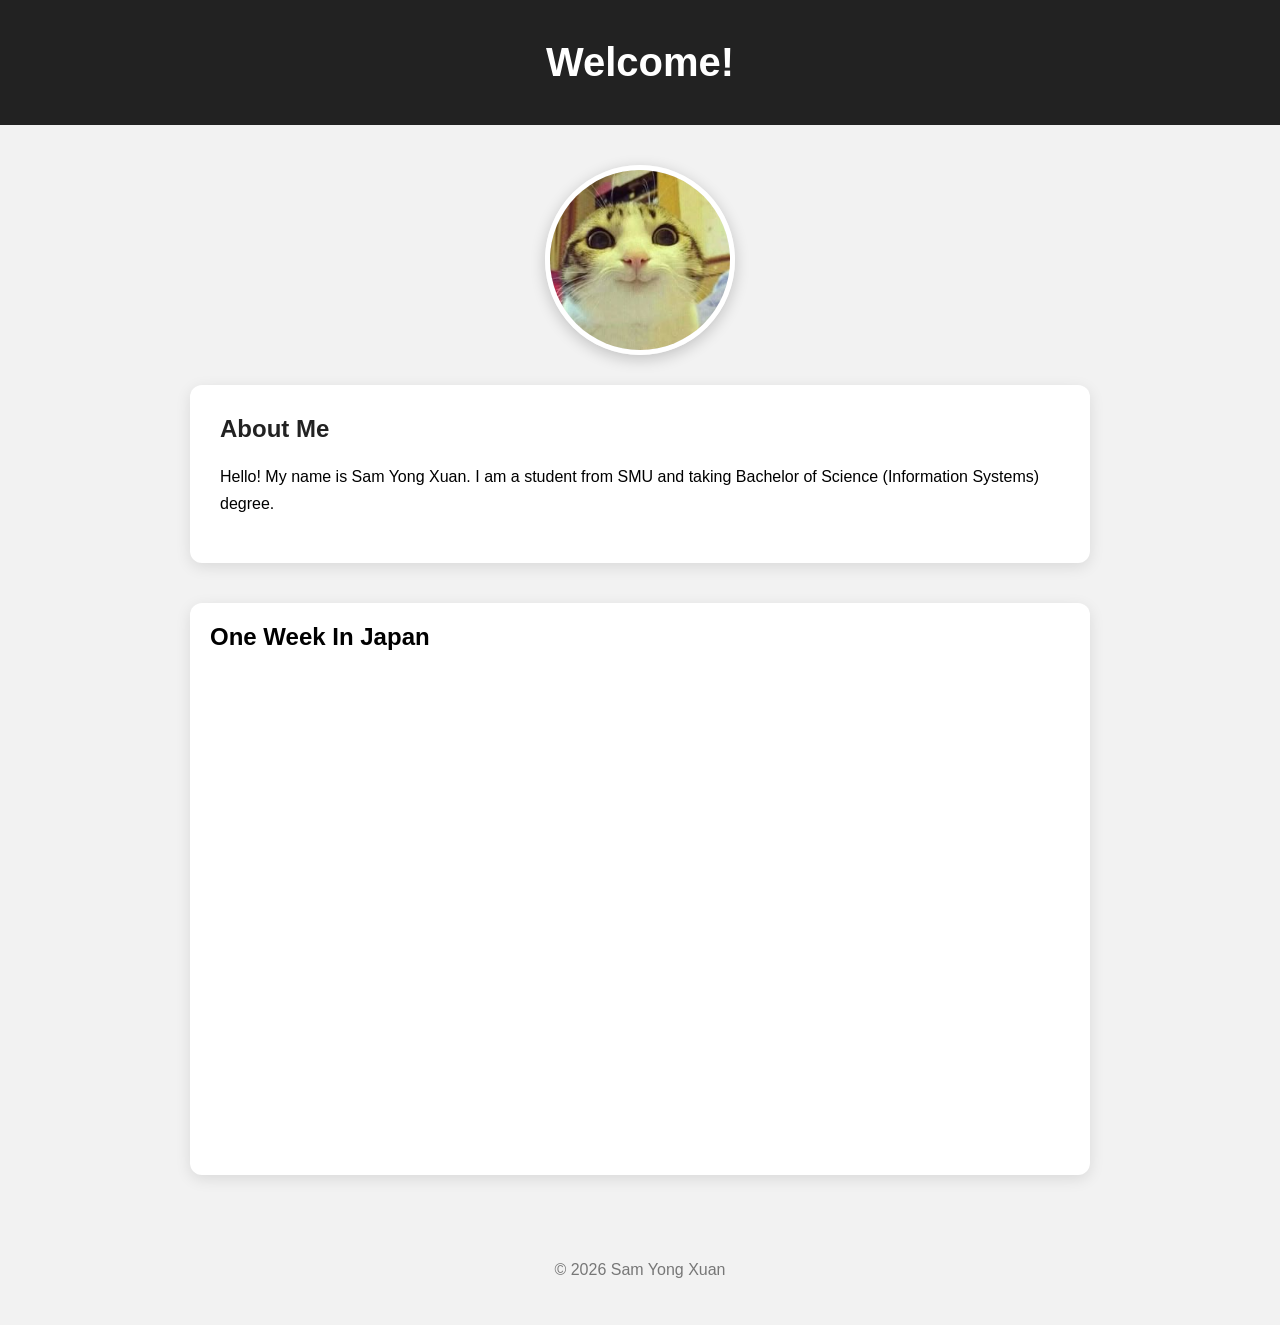
<file: index.html>
<!DOCTYPE html>
<html lang="en">
<head>
    <meta charset="UTF-8">
    <meta name="viewport" content="width=device-width, initial-scale=1.0">
    <title>My Personal Website</title>

    <style>
        body {
            margin: 0;
            font-family:'Gill Sans', 'Gill Sans MT', Calibri, 'Trebuchet MS', sans-serif;
            background-color: #f2f2f2;
        }

        header {
            background: #222;
            color: white;
            text-align: center;
            padding: 40px 20px;
        }

        header h1 {
            margin: 0;
            font-size: 40px;
        }

        header p {
            margin-top: 10px;
            color: #ccc;
        }

        .container {
            max-width: 900px;
            margin: 40px auto;
            padding: 0 20px;
        }

        .photo {
            display: block;
            width: 180px;
            height: 180px;
            object-fit: cover;
            border-radius: 50%;
            margin: 0 auto 30px;
            border: 5px solid white;
            box-shadow: 0 4px 15px rgba(0,0,0,0.2);
        }

        .bio-box {
            background: white;
            padding: 30px;
            border-radius: 12px;
            box-shadow: 0 4px 15px rgba(0,0,0,0.1);
            margin-bottom: 40px;
        }

        .bio-box h2 {
            margin-top: 0;
            color: #222;
        }

        .bio-box p {
            line-height: 1.7;
        }

        .video {
            background: white;
            padding: 20px;
            border-radius: 12px;
            box-shadow: 0 4px 15px rgba(0,0,0,0.1);
        }

        .video   h2 {
            margin-top: 0;
        }

        .video-container {
            position: relative;
            width: 100%;
            padding-bottom: 56.25%;
            height: 0;
            overflow: hidden;
            border-radius: 8px;
        }

        .video-container iframe {
            position: absolute;
            top: 0;
            left: 0;
            width: 100%;
            height: 100%;
            border: 0;
        }

        footer {
            text-align: center;
            padding: 30px;
            color: #777;
        }
        
    </style>
</head>

<body>

    <header>
        <h1>Welcome!</h1>
    </header>

    <main class="container">

        <img src="cat.jpg" class="photo">

        <section class="bio-box">
            <h2>About Me</h2>

            <p>
                Hello! My name is Sam Yong Xuan. I am a student from SMU and taking Bachelor of Science (Information Systems) degree.   
            </p>

        </section>

        <section class="video">
            <h2>One Week In Japan</h2>

            <div class="video-container">
                <iframe
                    src="https://www.youtube.com/embed/yXzbdP6viHo?autoplay=1&mute=1"
                    allow="autoplay; encrypted-media"
                    allowfullscreen>
                </iframe>
            </div>
        </section>

    </main>

    <footer>
        <p>© 2026 Sam Yong Xuan</p>
    </footer>

</body>
</html>
</file>
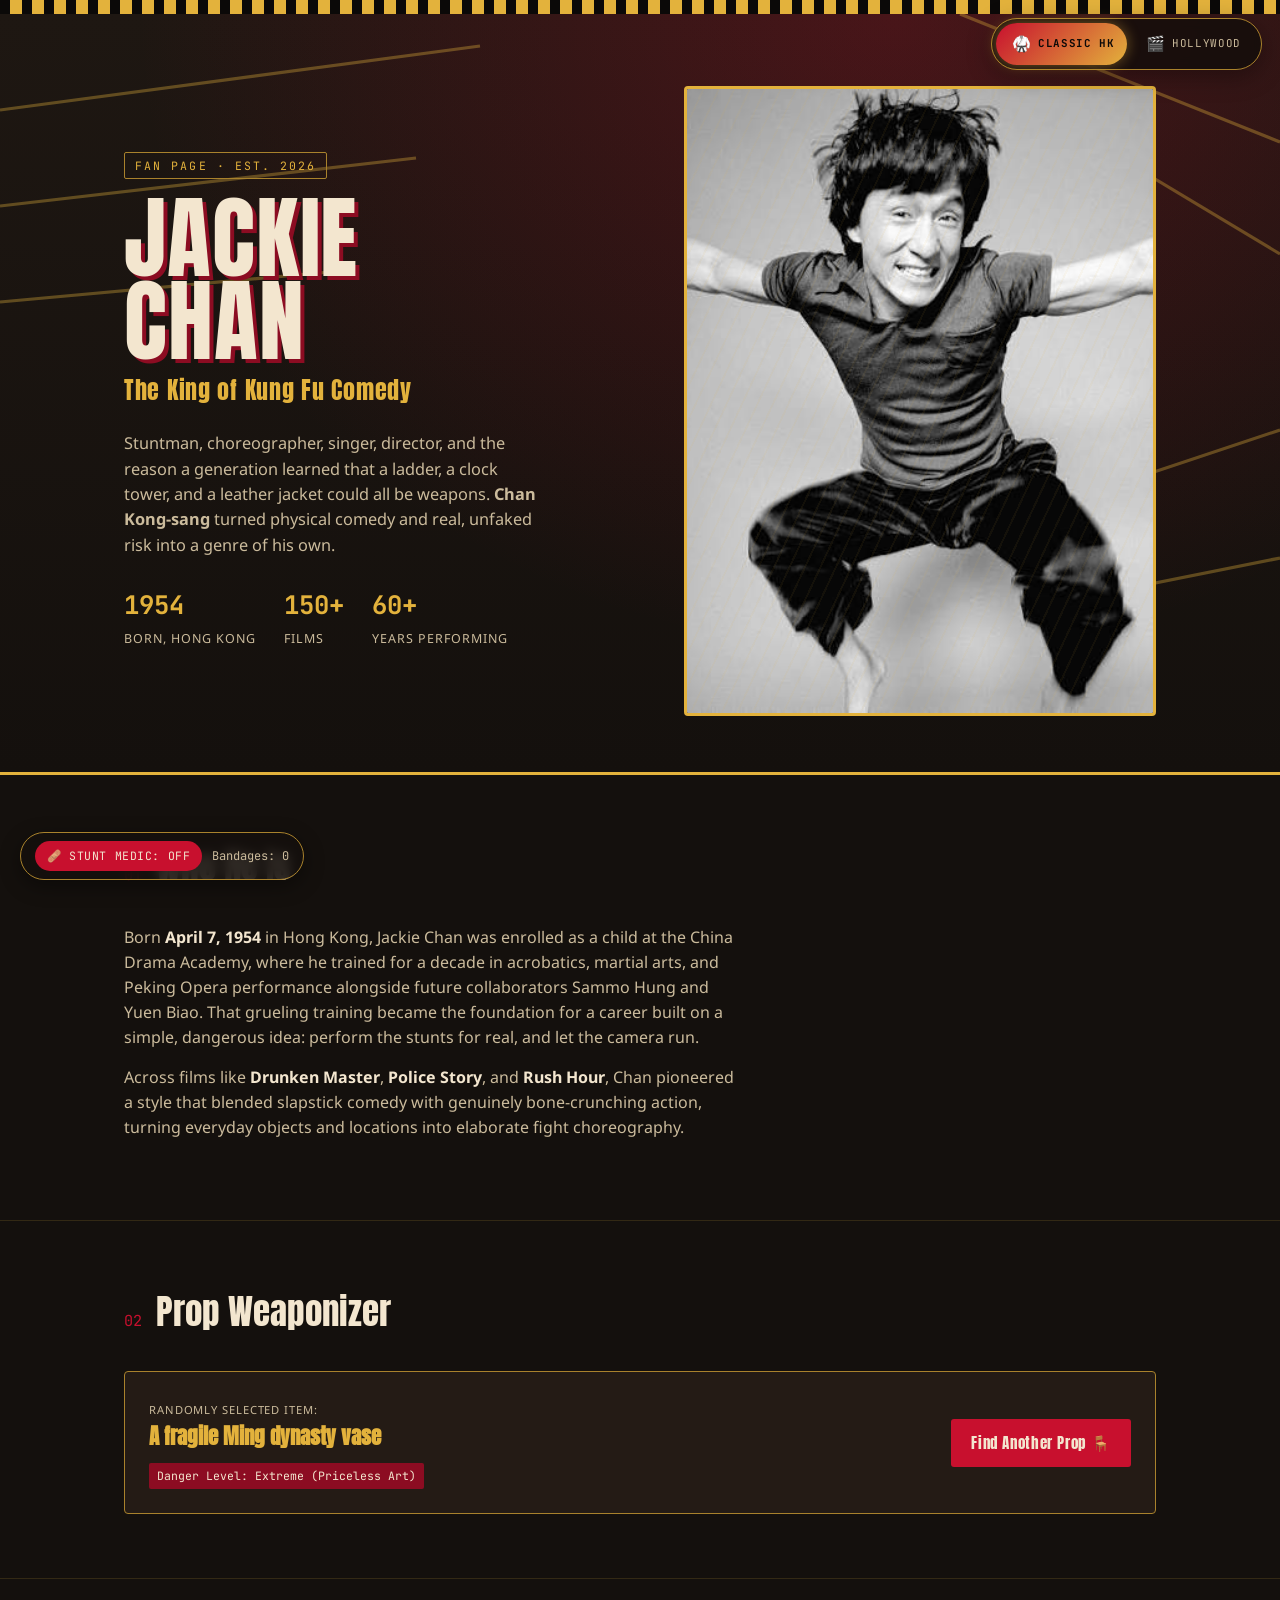
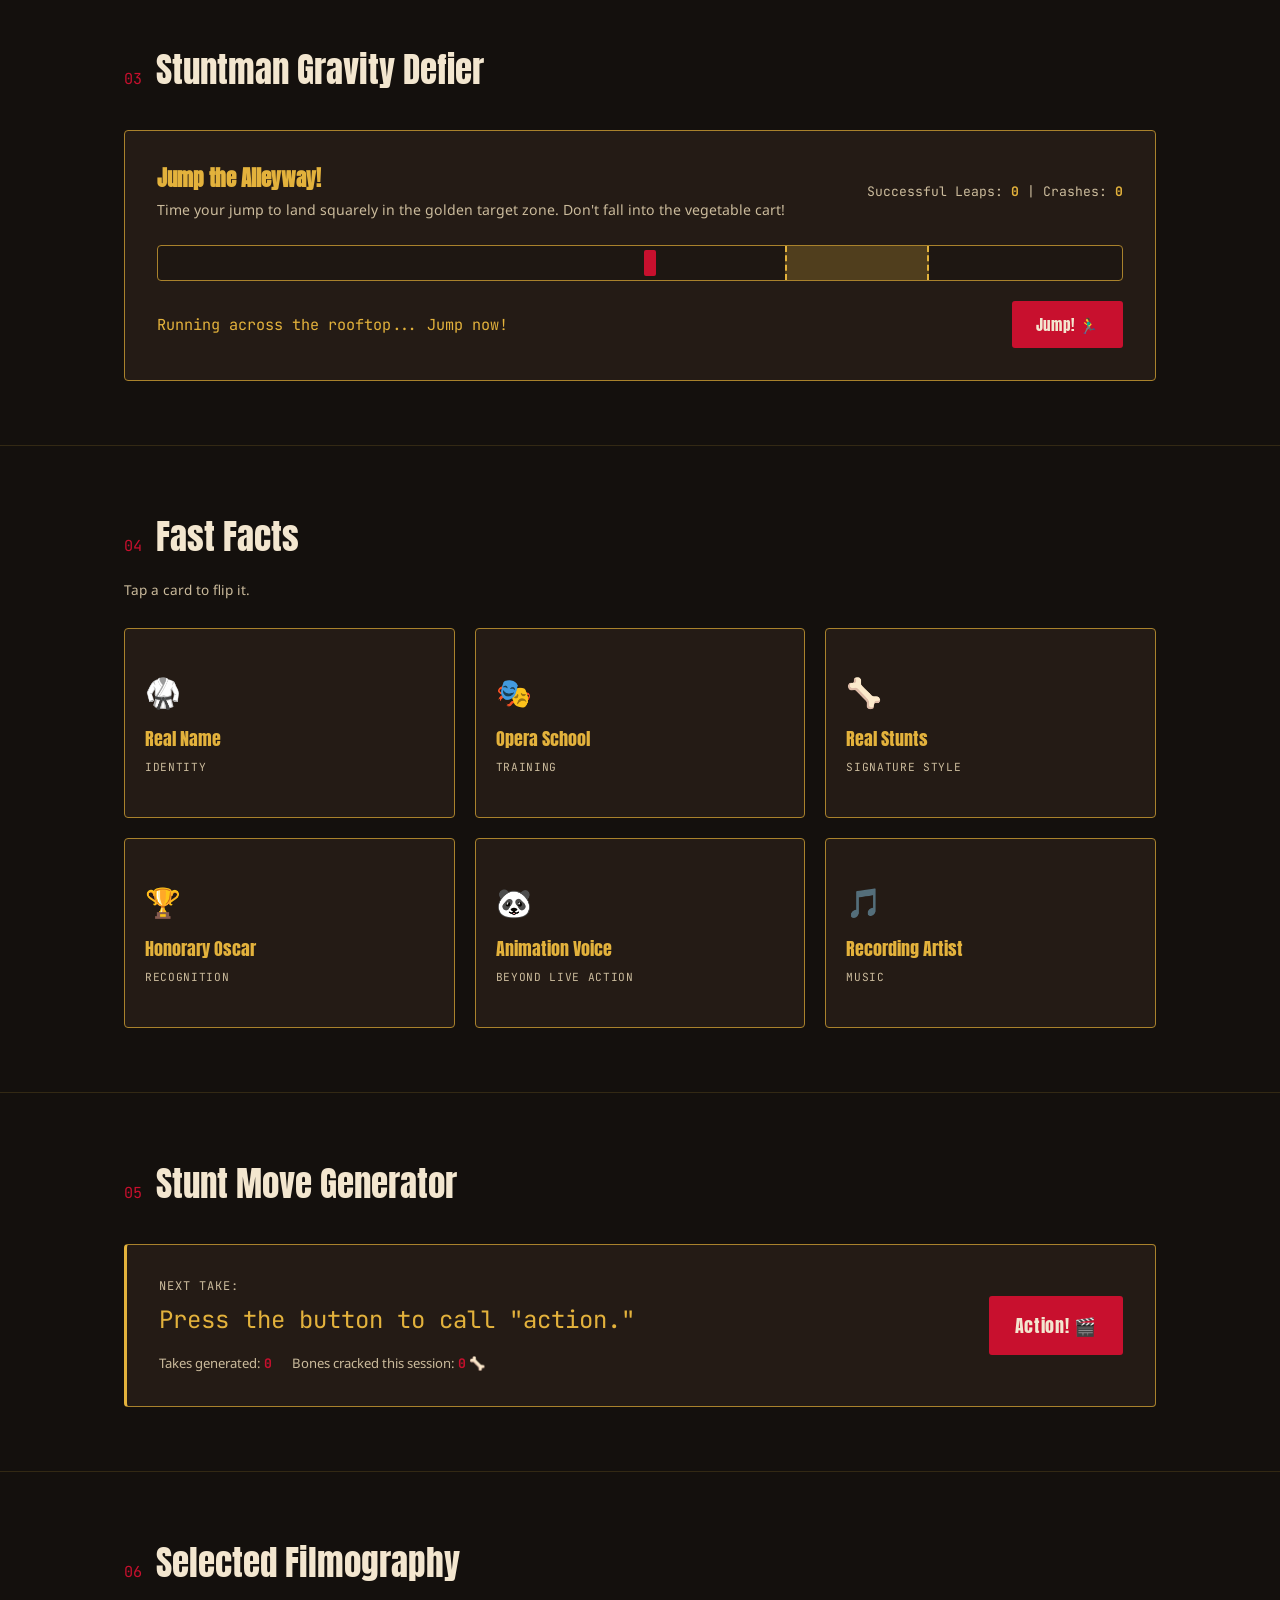
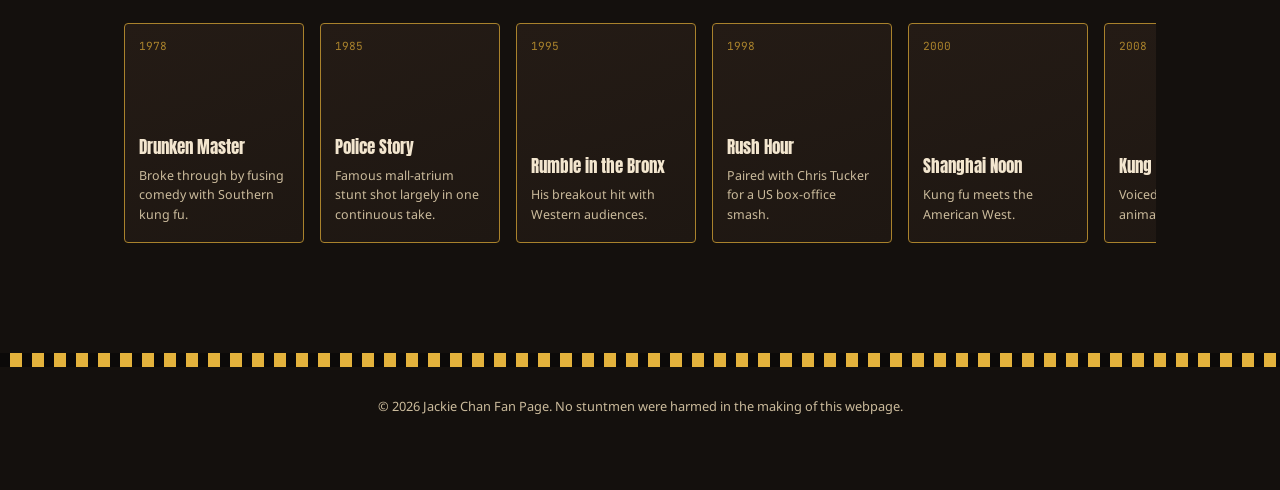
<file: fanpage.html>
<!DOCTYPE html>
<html lang="en">
<head>
<meta charset="UTF-8">
<meta name="viewport" content="width=device-width, initial-scale=1.0">
<title>Jackie Chan | Fan Page</title>
<link rel="preconnect" href="https://fonts.googleapis.com">
<link rel="preconnect" href="https://fonts.gstatic.com" crossorigin>
<link href="https://fonts.googleapis.com/css2?family=Anton&family=JetBrains+Mono:wght@500;700&family=Noto+Sans:wght@400;600;700&display=swap" rel="stylesheet">
<style>
  /* ===========================================================
     TOKENS
     =========================================================== */
  :root{
    --ink:        #0b0908;
    --bg:         #14100d;
    --bg-alt:     #1e1712;
    --panel:      #241b15;
    --red:        #c8102e;
    --red-deep:   #8c0c22;
    --gold:       #e3b23c;
    --gold-dim:   #a9822c;
    --cream:      #f3e6cf;
    --cream-dim:  #cbbb9c;

    --font-display: 'Anton', sans-serif;
    --font-body:    'Noto Sans', sans-serif;
    --font-mono:    'JetBrains Mono', monospace;

    --edge: 3px solid var(--gold);
  }

  [data-era="hollywood"]{
    --bg:         #101318;
    --bg-alt:     #171c24;
    --panel:      #1c222c;
    --red:        #d94a2b;
    --red-deep:   #9c331d;
    --gold:       #6fc7d9;
    --gold-dim:   #4a93a3;
    --cream:      #eef3f6;
    --cream-dim:  #a9bac4;
  }

  *{ box-sizing: border-box; }
  html{ scroll-behavior: smooth; }

  body{
    margin: 0;
    background: var(--bg);
    color: var(--cream);
    font-family: var(--font-body);
    line-height: 1.55;
    transition: background .5s ease, color .5s ease;
    overflow-x: hidden;
  }

  a{ color: inherit; }
  img, svg{ display:block; max-width:100%; }

  :focus-visible{
    outline: 3px solid var(--gold);
    outline-offset: 3px;
  }

  .wrap{
    max-width: 1080px;
    margin: 0 auto;
    padding: 0 24px;
  }

  /* ===========================================================
     SCREEN SHAKE ANIMATION
     =========================================================== */
  @keyframes shake {
    0% { transform: translate(1px, 1px) rotate(0deg); }
    20% { transform: translate(-4px, 1px) rotate(-1deg); }
    40% { transform: translate(2px, -2px) rotate(1deg); }
    60% { transform: translate(-2px, 3px) rotate(0deg); }
    80% { transform: translate(4px, -1px) rotate(-1deg); }
    100% { transform: translate(0, 0) rotate(0deg); }
  }
  .shake-it {
    animation: shake 0.35s ease-in-out;
  }

  /* ===========================================================
     FILM-STRIP TOP BAR
     =========================================================== */
  .filmstrip{
    height: 14px;
    width: 100%;
    background:
      repeating-linear-gradient(90deg,
        var(--ink) 0 10px,
        transparent 10px 22px);
    background-color: var(--gold);
  }

  /* ===========================================================
     HERO / POSTER BANNER
     =========================================================== */
  .hero{
    position: relative;
    padding: 72px 0 56px;
    background:
      radial-gradient(ellipse at 70% 0%, rgba(200,16,46,.25), transparent 60%),
      linear-gradient(180deg, var(--bg-alt), var(--bg));
    overflow: hidden;
    border-bottom: var(--edge);
  }

  .action-lines{
    position:absolute;
    inset:0;
    z-index:0;
    opacity:.35;
    pointer-events:none;
  }

  .hero-grid{
    position:relative;
    z-index:1;
    display:grid;
    grid-template-columns: 1.1fr 1fr;
    gap: 40px;
    align-items:center;
  }

  .eyebrow{
    display:inline-block;
    font-family: var(--font-mono);
    letter-spacing: .18em;
    font-size: .72rem;
    color: var(--gold);
    border: 1px solid var(--gold-dim);
    padding: 4px 10px;
    border-radius: 2px;
    margin-bottom: 18px;
    text-transform: uppercase;
  }

  h1.name{
    font-family: var(--font-display);
    font-weight: 400;
    font-size: clamp(3rem, 8vw, 5.6rem);
    line-height: .92;
    letter-spacing: .01em;
    margin: 0 0 10px;
    color: var(--cream);
    text-shadow: 4px 4px 0 var(--red-deep);
  }

  .tagline{
    font-family: var(--font-display);
    font-size: clamp(1.1rem, 2.4vw, 1.5rem);
    color: var(--gold);
    letter-spacing: .03em;
    margin: 0 0 22px;
  }

  .lede{
    max-width: 46ch;
    color: var(--cream-dim);
    font-size: 1.02rem;
  }

  .hero-stats{
    display:flex;
    gap: 28px;
    margin-top: 28px;
    flex-wrap: wrap;
  }
  .stat b{
    display:block;
    font-family: var(--font-mono);
    font-size: 1.6rem;
    color: var(--gold);
  }
  .stat span{
    font-size: .78rem;
    color: var(--cream-dim);
    text-transform: uppercase;
    letter-spacing: .08em;
  }

  .portrait{
    position: relative;
    aspect-ratio: 3/4;
    background: linear-gradient(160deg, var(--panel), var(--bg-alt));
    border: var(--edge);
    border-radius: 4px;
    overflow:hidden;
  }
  .portrait::before{
    content:"";
    position:absolute;
    inset:0;
    z-index:2;
    pointer-events:none;
    background: repeating-linear-gradient(115deg, rgba(227,178,60,.06) 0 2px, transparent 2px 14px);
  }
  .portrait-layer{
    position:absolute;
    inset:0;
    display:flex;
    align-items:flex-end;
    justify-content:center;
    opacity: 0;
    transform: scale(1.03);
    transition: opacity .6s ease, transform .6s ease;
  }
  [data-era="classic"] .classic-layer,
  [data-era="hollywood"] .hollywood-layer{
    opacity: 1;
    transform: scale(1);
  }
  .portrait-photo{
    width:100%; height:100%;
    object-fit: cover;
    object-position: top center;
  }
  .portrait-fallback{
    width:100%; height:100%;
    display:flex;
    align-items:flex-end;
    justify-content:center;
    padding-bottom: 30px;
  }
  .portrait-fallback svg{ width: 68%; height:auto; }

  /* ===========================================================
     SECTION SCAFFOLDING
     =========================================================== */
  section{ padding: 64px 0; }
  section + section{ border-top: 1px solid rgba(227,178,60,.15); }

  .section-head{
    display:flex;
    align-items:baseline;
    gap: 14px;
    margin-bottom: 32px;
  }
  .section-head h2{
    font-family: var(--font-display);
    font-weight:400;
    font-size: clamp(1.6rem, 3.4vw, 2.2rem);
    margin: 0;
    color: var(--cream);
  }
  .section-head .num{
    font-family: var(--font-mono);
    color: var(--red);
    font-size: .95rem;
  }

  .bio p{ max-width: 68ch; color: var(--cream-dim); }
  .bio p strong{ color: var(--cream); }

  /* ===========================================================
     FACTS — FLIP CARDS
     =========================================================== */
  .facts-grid{
    display:grid;
    grid-template-columns: repeat(3, 1fr);
    gap: 20px;
  }
  .flip-card{
    perspective: 1200px;
    height: 190px;
  }
  .flip-card button{
    all: unset;
    display:block;
    width:100%;
    height:100%;
    cursor:pointer;
  }
  .flip-inner{
    position:relative;
    width:100%; height:100%;
    transition: transform .6s cubic-bezier(.4,.2,.2,1);
    transform-style: preserve-3d;
  }
  .flip-card.flipped .flip-inner{ transform: rotateY(180deg); }
  .flip-face{
    position:absolute; inset:0;
    backface-visibility: hidden;
    border-radius: 4px;
    padding: 20px;
    display:flex;
    flex-direction:column;
    justify-content:center;
    border: 1px solid var(--gold-dim);
  }
  .flip-front{ background: var(--panel); }
  .flip-front .icon{ font-size: 1.8rem; margin-bottom: 10px; }
  .flip-front h3{
    font-family: var(--font-display);
    font-weight:400;
    font-size: 1.15rem;
    margin: 0 0 6px;
    color: var(--gold);
  }
  .flip-front span{
    font-family: var(--font-mono);
    font-size: .7rem;
    color: var(--cream-dim);
    text-transform: uppercase;
    letter-spacing: .06em;
  }
  .flip-back{
    background: var(--red-deep);
    color: var(--cream);
    transform: rotateY(180deg);
    font-size: .92rem;
  }

  /* ===========================================================
     STUNT GENERATOR & OUCH-O-METER
     =========================================================== */
  .stunt-panel{
    background: var(--panel);
    border: 1px solid var(--gold-dim);
    border-left: var(--edge);
    border-radius: 4px;
    padding: 32px;
    display:grid;
    grid-template-columns: 1fr auto;
    gap: 24px;
    align-items:center;
  }
  .stunt-readout{
    font-family: var(--font-mono);
    font-size: clamp(1.1rem, 2.6vw, 1.5rem);
    color: var(--gold);
    min-height: 2.6em;
  }
  .stunt-readout .prefix{ color: var(--cream-dim); font-size:.75rem; display:block; letter-spacing:.08em; text-transform:uppercase; margin-bottom:6px;}
  
  .metrics-row {
    display: flex;
    gap: 20px;
    margin-top: 14px;
    flex-wrap: wrap;
  }
  .stunt-counter, .ouch-counter{
    font-size: .82rem;
    color: var(--cream-dim);
  }
  .stunt-counter b, .ouch-counter b{ color: var(--red); font-family: var(--font-mono); }

  button.cta{
    all: unset;
    cursor:pointer;
    font-family: var(--font-display);
    font-size: 1.1rem;
    letter-spacing: .04em;
    background: var(--red);
    color: var(--cream);
    padding: 16px 26px;
    border-radius: 3px;
    text-align:center;
    transition: transform .15s ease, background .2s ease;
    white-space: nowrap;
  }
  button.cta:hover{ background: var(--red-deep); transform: translateY(-2px); }
  button.cta:active{ transform: translateY(0) scale(.98); }

  /* ===========================================================
     FEATURE: DANGEROUS PROP RANDOMIZER
     =========================================================== */
  .prop-card{
    background: var(--panel);
    border: 1px solid var(--gold-dim);
    border-radius: 4px;
    padding: 24px;
    display: flex;
    justify-content: space-between;
    align-items: center;
    gap: 20px;
    flex-wrap: wrap;
  }
  .prop-display h3{
    font-family: var(--font-display);
    font-size: 1.3rem;
    color: var(--gold);
    margin: 0 0 4px;
  }
  .prop-display p{
    margin: 0;
    font-size: .88rem;
    color: var(--cream-dim);
  }
  .prop-danger{
    display: inline-block;
    font-family: var(--font-mono);
    font-size: .72rem;
    background: var(--red-deep);
    color: var(--cream);
    padding: 4px 8px;
    border-radius: 2px;
    margin-top: 6px;
  }

  /* ===========================================================
     FEATURE: "JUMP THE ALLEYWAY" GRAVITY DEFIER MINI-GAME
     =========================================================== */
  .game-panel{
    background: var(--panel);
    border: 1px solid var(--gold-dim);
    border-radius: 4px;
    padding: 32px;
  }
  .game-layout{
    display: flex;
    justify-content: space-between;
    align-items: center;
    gap: 24px;
    flex-wrap: wrap;
    margin-bottom: 24px;
  }
  .game-info h3{
    font-family: var(--font-display);
    font-size: 1.3rem;
    color: var(--gold);
    margin: 0 0 4px;
  }
  .game-info p{
    margin: 0;
    font-size: .88rem;
    color: var(--cream-dim);
  }
  .game-track{
    position: relative;
    height: 36px;
    background: var(--bg-alt);
    border: 1px solid var(--gold-dim);
    border-radius: 4px;
    overflow: hidden;
    margin-bottom: 20px;
  }
  .game-target-zone{
    position: absolute;
    top: 0; bottom: 0;
    left: 65%;
    width: 15%;
    background: rgba(227, 178, 60, 0.25);
    border-left: 2px dashed var(--gold);
    border-right: 2px dashed var(--gold);
  }
  .game-runner{
    position: absolute;
    top: 4px; bottom: 4px;
    left: 0%;
    width: 12px;
    background: var(--red);
    border-radius: 2px;
    transition: left 0.05s linear;
  }
  .game-controls{
    display: flex;
    justify-content: space-between;
    align-items: center;
    gap: 16px;
    flex-wrap: wrap;
  }
  .game-result-text{
    font-family: var(--font-mono);
    font-size: 0.95rem;
    color: var(--gold);
  }
  .game-score-board{
    font-family: var(--font-mono);
    font-size: 0.82rem;
    color: var(--cream-dim);
  }
  .game-score-board b{ color: var(--gold); }

  /* ===========================================================
     FILMOGRAPHY STRIP
     =========================================================== */
  .film-strip{
    display:flex;
    gap: 16px;
    overflow-x: auto;
    padding-bottom: 10px;
    scroll-snap-type: x mandatory;
  }
  .film-card{
    scroll-snap-align: start;
    flex: 0 0 180px;
    background: linear-gradient(160deg, var(--panel), var(--bg-alt));
    border: 1px solid var(--gold-dim);
    border-radius: 4px;
    padding: 18px 14px;
    min-height: 220px;
    display:flex;
    flex-direction:column;
    justify-content:flex-end;
    position:relative;
  }
  .film-card .year{
    font-family: var(--font-mono);
    font-size: .7rem;
    color: var(--gold-dim);
    position:absolute;
    top:14px; left:14px;
  }
  .film-card h4{
    font-family: var(--font-display);
    font-weight:400;
    font-size: 1.05rem;
    margin: 0 0 6px;
    color: var(--cream);
  }
  .film-card p{
    font-size: .78rem;
    color: var(--cream-dim);
    margin:0;
  }

  /* ===========================================================
     FEATURE: FLOATING BANDAID STAMP TOOL
     =========================================================== */
  .medic-dock{
    position: fixed;
    bottom: 20px;
    left: 20px;
    z-index: 20;
    display: flex;
    align-items: center;
    gap: 10px;
    background: rgba(20, 16, 13, 0.85);
    border: 1px solid var(--gold-dim);
    padding: 8px 14px;
    border-radius: 999px;
    backdrop-filter: blur(6px);
    box-shadow: 0 6px 20px rgba(0,0,0,0.4);
  }
  .medic-btn{
    all: unset;
    cursor: pointer;
    font-family: var(--font-mono);
    font-size: 0.72rem;
    background: var(--red);
    color: var(--cream);
    padding: 6px 12px;
    border-radius: 999px;
    text-transform: uppercase;
    letter-spacing: .05em;
    transition: background .2s;
  }
  .medic-btn.active{
    background: var(--gold);
    color: var(--ink);
    font-weight: 700;
  }
  .medic-stats{
    font-family: var(--font-mono);
    font-size: 0.75rem;
    color: var(--cream-dim);
  }

  .bandaid-stamp{
    position: absolute;
    width: 44px;
    height: 18px;
    background: #e2b082;
    border: 1px solid #b88654;
    border-radius: 3px;
    box-shadow: 0 2px 5px rgba(0,0,0,0.3);
    pointer-events: none;
    transform: translate(-50%, -50%) rotate(var(--rot));
    z-index: 9999;
    animation: stampIn 0.2s cubic-bezier(0.175, 0.885, 0.32, 1.275) forwards;
  }
  .bandaid-stamp::after {
    content: "";
    position: absolute;
    top: 50%; left: 50%;
    transform: translate(-50%, -50%);
    width: 14px; height: 10px;
    background: #f7e1cb;
    border-radius: 1px;
  }
  @keyframes stampIn {
    0% { transform: translate(-50%, -50%) scale(2) rotate(var(--rot)); opacity: 0; }
    100% { transform: translate(-50%, -50%) scale(1) rotate(var(--rot)); opacity: 1; }
  }

  /* ===========================================================
     THEME TOGGLE
     =========================================================== */
  .era-toggle{
    position: fixed;
    top: 18px;
    right: 18px;
    z-index: 20;
    display: inline-flex;
    background: rgba(15,12,10,.75);
    border: 1px solid var(--gold-dim);
    border-radius: 999px;
    padding: 4px;
    backdrop-filter: blur(6px);
    box-shadow: 0 6px 24px rgba(0,0,0,.35);
  }
  .era-indicator{
    position:absolute;
    top:4px; left:4px;
    width: calc(50% - 4px);
    height: calc(100% - 8px);
    border-radius: 999px;
    background: linear-gradient(135deg, var(--red), var(--gold));
    transition: transform .38s cubic-bezier(.65,0,.35,1), background .5s ease;
    box-shadow: 0 0 14px rgba(227,178,60,.45);
  }
  [data-era="hollywood"] .era-indicator{
    transform: translateX(100%);
    background: linear-gradient(135deg, var(--gold-dim), var(--gold));
    box-shadow: 0 0 14px rgba(111,199,217,.5);
  }
  .era-option{
    all: unset;
    position: relative;
    z-index: 1;
    cursor: pointer;
    display:flex;
    align-items:center;
    gap: 6px;
    padding: 9px 16px;
    border-radius: 999px;
    font-family: var(--font-mono);
    font-size: .68rem;
    text-transform: uppercase;
    letter-spacing: .06em;
    color: var(--cream-dim);
    transition: color .3s ease, transform .15s ease;
  }
  .era-option .era-icon{ font-size: .95rem; }
  .era-option:hover{ transform: translateY(-1px); }
  .era-option[aria-pressed="true"]{
    color: var(--ink);
    font-weight: 700;
  }

  footer{
    padding: 36px 0 60px;
    text-align:center;
    color: var(--cream-dim);
    font-size: .8rem;
  }
  footer .filmstrip{ margin-bottom: 30px; }

  @media (max-width: 820px){
    .hero-grid{ grid-template-columns: 1fr; }
    .portrait{ order:-1; max-width: 320px; margin: 0 auto; }
    .facts-grid{ grid-template-columns: 1fr 1fr; }
    .stunt-panel{ grid-template-columns: 1fr; text-align:center; }
  }
  @media (max-width: 520px){
    .facts-grid{ grid-template-columns: 1fr; }
    .era-toggle{ top:auto; bottom:70px; right:14px; }
    .medic-dock{ left: 14px; bottom: 14px; }
  }

  @media (prefers-reduced-motion: reduce){
    *{ animation-duration: .001ms !important; transition-duration: .001ms !important; scroll-behavior:auto !important; }
  }
</style>
</head>
<body data-era="classic">

  <div class="era-toggle" role="group" aria-label="Switch era theme">
    <span class="era-indicator" id="eraIndicator" aria-hidden="true"></span>
    <button class="era-option" id="eraClassic" data-value="classic" aria-pressed="true">
      <span class="era-icon" aria-hidden="true">🥋</span> Classic HK
    </button>
    <button class="era-option" id="eraHollywood" data-value="hollywood" aria-pressed="false">
      <span class="era-icon" aria-hidden="true">🎬</span> Hollywood
    </button>
  </div>

  <!-- FLOATING STUNT MEDIC DOCK -->
  <div class="medic-dock">
    <button class="medic-btn" id="medicBtn">🩹 Stunt Medic: OFF</button>
    <div class="medic-stats">Bandages: <span id="medicCount">0</span></div>
  </div>

  <div class="filmstrip"></div>

  <!-- ============ HERO ============ -->
  <header class="hero">
    <svg class="action-lines" viewBox="0 0 800 400" preserveAspectRatio="none" aria-hidden="true">
      <g stroke="#e3b23c" stroke-width="2">
        <line x1="0" y1="60" x2="300" y2="20"/>
        <line x1="0" y1="120" x2="260" y2="90"/>
        <line x1="0" y1="180" x2="220" y2="160"/>
        <line x1="600" y1="0" x2="800" y2="80"/>
        <line x1="650" y1="60" x2="800" y2="150"/>
        <line x1="620" y1="320" x2="800" y2="260"/>
        <line x1="600" y1="380" x2="800" y2="340"/>
      </g>
    </svg>

    <div class="wrap hero-grid">
      <div>
        <span class="eyebrow">Fan Page &middot; Est. 2026</span>
        <h1 class="name">JACKIE<br>CHAN</h1>
        <p class="tagline">The King of Kung&nbsp;Fu Comedy</p>
        <p class="lede">
          Stuntman, choreographer, singer, director, and the reason a
          generation learned that a ladder, a clock tower, and a leather jacket
          could all be weapons. <strong>Chan Kong-sang</strong> turned physical
          comedy and real, unfaked risk into a genre of his own.
        </p>

        <div class="hero-stats">
          <div class="stat"><b>1954</b><span>Born, Hong Kong</span></div>
          <div class="stat"><b>150+</b><span>Films</span></div>
          <div class="stat"><b>60+</b><span>Years performing</span></div>
        </div>
      </div>

      <div class="portrait" aria-label="Portrait swaps between Classic Hong Kong and Hollywood era look">
        <div class="portrait-layer classic-layer">
          <img class="portrait-photo" src="jackie-classic.jpg" alt="Jackie Chan, Classic Hong Kong era"
                onerror="this.style.display='none'; this.nextElementSibling.style.display='flex';">
          <div class="portrait-fallback" style="display:none;">
            <svg viewBox="0 0 200 260" xmlns="http://www.w3.org/2000/svg" aria-hidden="true">
              <g fill="#e3b23c">
                <circle cx="98" cy="34" r="16"/>
                <path d="M92 48 L104 48 L112 100 L96 150 L80 100 Z"/>
                <path d="M100 70 L150 40 L158 52 L112 90 Z"/>
                <path d="M96 100 L60 70 L52 82 L88 112 Z"/>
                <path d="M96 148 L60 150 L20 120 L28 106 L70 130 L100 128 Z"/>
                <path d="M108 150 L150 210 L138 222 L96 168 Z"/>
              </g>
            </svg>
          </div>
        </div>

        <div class="portrait-layer hollywood-layer">
          <img class="portrait-photo" src="jackie-hollywood.jpg" alt="Jackie Chan, Hollywood era"
                onerror="this.style.display='none'; this.nextElementSibling.style.display='flex';">
          <div class="portrait-fallback" style="display:none;">
            <svg viewBox="0 0 200 260" xmlns="http://www.w3.org/2000/svg" aria-hidden="true">
              <g fill="#6fc7d9">
                <circle cx="100" cy="32" r="16"/>
                <path d="M88 46 L112 46 L118 140 L100 170 L82 140 Z"/>
                <path d="M112 60 L60 90 L66 104 L118 80 Z"/>
                <path d="M88 60 L150 74 L146 90 L88 82 Z"/>
                <path d="M92 168 L70 250 L86 254 L106 180 Z"/>
                <path d="M108 168 L146 246 L130 254 L96 180 Z"/>
                <rect x="80" y="82" width="40" height="70" rx="6"/>
              </g>
            </svg>
          </div>
        </div>
      </div>
    </div>
  </header>

  <!-- ============ BIO ============ -->
  <section class="bio">
    <div class="wrap">
      <div class="section-head"><span class="num">01</span><h2>Who He Is</h2></div>
      <p>
        Born <strong>April 7, 1954</strong> in Hong Kong, Jackie Chan was enrolled
        as a child at the China Drama Academy, where he trained for a decade in
        acrobatics, martial arts, and Peking Opera performance alongside future
        collaborators Sammo Hung and Yuen Biao. That grueling training became the
        foundation for a career built on a simple, dangerous idea: perform the
        stunts for real, and let the camera run.
      </p>
      <p>
        Across films like <strong>Drunken Master</strong>, <strong>Police
        Story</strong>, and <strong>Rush Hour</strong>, Chan pioneered a style
        that blended slapstick comedy with genuinely bone-crunching action,
        turning everyday objects and locations into elaborate fight choreography.
      </p>
    </div>
  </section>

  <!-- ============ DANGEROUS PROP RANDOMIZER ============ -->
  <section class="prop-section">
    <div class="wrap">
      <div class="section-head"><span class="num">02</span><h2>Prop Weaponizer</h2></div>
      <div class="prop-card">
        <div class="prop-display">
          <span class="prefix" style="font-size:0.7rem; color:var(--cream-dim); text-transform:uppercase; letter-spacing:.08em;">Randomly selected item:</span>
          <h3 id="propName">A fragile Ming dynasty vase</h3>
          <span class="prop-danger" id="propDanger">Danger Level: Extreme (Priceless Art)</span>
        </div>
        <button class="cta" id="propBtn" style="padding: 12px 20px; font-size: 0.95rem;">Find Another Prop 🪑</button>
      </div>
    </div>
  </section>

  <!-- ============ FEATURE 3: JUMP THE ALLEYWAY MINI-GAME ============ -->
  <section class="game-section">
    <div class="wrap">
      <div class="section-head"><span class="num">03</span><h2>Stuntman Gravity Defier</h2></div>
      <div class="game-panel">
        <div class="game-layout">
          <div class="game-info">
            <h3>Jump the Alleyway!</h3>
            <p>Time your jump to land squarely in the golden target zone. Don't fall into the vegetable cart!</p>
          </div>
          <div class="game-score-board">
            Successful Leaps: <b id="gameWins">0</b> | Crashes: <b id="gameLosses">0</b>
          </div>
        </div>

        <div class="game-track" id="gameTrack">
          <div class="game-target-zone" aria-hidden="true"></div>
          <div class="game-runner" id="gameRunner" aria-hidden="true"></div>
        </div>

        <div class="game-controls">
          <div class="game-result-text" id="gameResultText">Press "Jump!" when the red runner enters the gold zone.</div>
          <button class="cta" id="gameBtn" style="padding: 12px 24px; font-size: 0.95rem;">Jump! 🏃‍♂️</button>
        </div>
      </div>
    </div>
  </section>

  <!-- ============ FACTS ============ -->
  <section class="facts">
    <div class="wrap">
      <div class="section-head"><span class="num">04</span><h2>Fast Facts</h2></div>
      <p style="color:var(--cream-dim); margin-top:-18px; margin-bottom:28px; font-size:.85rem;">Tap a card to flip it.</p>
      <div class="facts-grid" id="factsGrid"></div>
    </div>
  </section>

  <!-- ============ STUNT GENERATOR ============ -->
  <section class="generator">
    <div class="wrap">
      <div class="section-head"><span class="num">05</span><h2>Stunt Move Generator</h2></div>
      <div class="stunt-panel">
        <div>
          <div class="stunt-readout">
            <span class="prefix">Next take:</span>
            <span id="stuntText">Press the button to call "action."</span>
          </div>
          <div class="metrics-row">
            <div class="stunt-counter">Takes generated: <b id="stuntCount">0</b></div>
            <div class="ouch-counter">Bones cracked this session: <b id="ouchCount">0</b> 🦴</div>
          </div>
        </div>
        <button class="cta" id="stuntBtn">Action! 🎬</button>
      </div>
    </div>
  </section>

  <!-- ============ FILMOGRAPHY ============ -->
  <section class="filmography">
    <div class="wrap">
      <div class="section-head"><span class="num">06</span><h2>Selected Filmography</h2></div>
      <div class="film-strip" id="filmStrip"></div>
    </div>
  </section>

  <footer>
    <div class="filmstrip"></div>
    <div class="wrap">
      <p>&copy; 2026 Jackie Chan Fan Page. No stuntmen were harmed in the making of this webpage.</p>
    </div>
  </footer>

<script>
(function(){
  "use strict";

  /* ---------- DATA ---------- */
  var facts = [
    { icon: "🥋", title: "Real Name", tag: "Identity", detail: "Born Chan Kong-sang; the stage name \"Jackie\" reportedly came from a construction site nickname he picked up as a teenager working in Australia." },
    { icon: "🎭", title: "Opera School", tag: "Training", detail: "Trained for about ten years at the China Drama Academy in acrobatics, singing, and martial arts, forming the \"Seven Little Fortunes\" troupe." },
    { icon: "🦴", title: "Real Stunts", tag: "Signature Style", detail: "Known for performing his own stunts without wires or CGI whenever possible, resulting in a long list of on-set injuries over the decades." },
    { icon: "🏆", title: "Honorary Oscar", tag: "Recognition", detail: "Received an Honorary Academy Award in 2016 for a lifetime of extraordinary achievements, the first such honor given to a Hong Kong actor." },
    { icon: "🐼", title: "Animation Voice", tag: "Beyond Live Action", detail: "Voiced Monkey in the Kung Fu Panda franchise, introducing his style of comedic martial arts to a newer audience." },
    { icon: "🎵", title: "Recording Artist", tag: "Music", detail: "Has released dozens of albums and sung theme songs for his own films in multiple languages." }
  ];

  var films = [
    { year:"1978", title:"Drunken Master", note:"Broke through by fusing comedy with Southern kung fu." },
    { year:"1985", title:"Police Story", note:"Famous mall-atrium stunt shot largely in one continuous take." },
    { year:"1995", title:"Rumble in the Bronx", note:"His breakout hit with Western audiences." },
    { year:"1998", title:"Rush Hour", note:"Paired with Chris Tucker for a US box-office smash." },
    { year:"2000", title:"Shanghai Noon", note:"Kung fu meets the American West." },
    { year:"2008", title:"Kung Fu Panda", note:"Voiced Monkey in the animated hit." },
    { year:"2016", title:"Honorary Oscar", note:"Career achievement recognized by the Academy." }
  ];

  var props = [
    { name: "A fragile Ming dynasty vase", danger: "Danger Level: Extreme (Priceless Art)" },
    { name: "A wooden stepladder", danger: "Danger Level: Medium (Versatile & Agile)" },
    { name: "A steaming hot bowl of noodles", danger: "Danger Level: High (Thermal Scalding)" },
    { name: "A leather motorcycle jacket", danger: "Danger Level: Low (Built-in Armor)" },
    { name: "A bamboo scaffolding pole", danger: "Danger Level: High (Flexible Lever)" },
    { name: "A child's red bicycle", danger: "Danger Level: Medium (Surprising Mobility)" },
    { name: "A grandfather clock", danger: "Danger Level: Severe (Gravity Hazard)" }
  ];

  var stuntPrefixes = ["A rooftop-to-rooftop", "A ladder-vs-clocktower", "A back-alley", "A moving-bus", "A market-stall", "A scaffolding", "A double-decker-bus", "A bicycle-chase"];
  var stuntMoves    = ["flying kick", "umbrella parry", "table-slide dodge", "somersault escape", "improvised nunchaku block", "wall-run", "one-handed cartwheel", "chair-swing counter"];
  var stuntEndings  = ["lands clean on the first try.", "goes slightly wrong, and that's the take they keep.", "ends with a very familiar visit to the on-set medic.", "gets a round of applause from the whole crew.", "requires three safety mats and a prayer.", "somehow still gets a laugh from the extras."];

  /* ---------- BUILD FACT CARDS ---------- */
  var grid = document.getElementById("factsGrid");
  facts.forEach(function(f){
    var card = document.createElement("div");
    card.className = "flip-card";
    card.innerHTML =
      '<button type="button" aria-pressed="false" aria-label="Fact card: ' + f.title + '. Press to flip.">' +
        '<div class="flip-inner">' +
          '<div class="flip-face flip-front">' +
            '<div class="icon" aria-hidden="true">' + f.icon + '</div>' +
            '<h3>' + f.title + '</h3>' +
            '<span>' + f.tag + '</span>' +
          '</div>' +
          '<div class="flip-face flip-back">' + f.detail + '</div>' +
        '</div>' +
      '</button>';
    var btn = card.querySelector("button");
    btn.addEventListener("click", function(){
      var flipped = card.classList.toggle("flipped");
      btn.setAttribute("aria-pressed", flipped ? "true" : "false");
    });
    grid.appendChild(card);
  });

  /* ---------- BUILD FILM STRIP ---------- */
  var strip = document.getElementById("filmStrip");
  films.forEach(function(m){
    var card = document.createElement("div");
    card.className = "film-card";
    card.innerHTML =
      '<span class="year">' + m.year + '</span>' +
      '<h4>' + m.title + '</h4>' +
      '<p>' + m.note + '</p>';
    strip.appendChild(card);
  });

  /* ---------- HELPER: RANDOM PICK ---------- */
  function pick(arr){ return arr[Math.floor(Math.random() * arr.length)]; }

  /* ---------- FEATURE 1: PROP WEAPONIZER ---------- */
  var propBtn = document.getElementById("propBtn");
  var propName = document.getElementById("propName");
  var propDanger = document.getElementById("propDanger");

  propBtn.addEventListener("click", function(){
    var selected = pick(props);
    propName.textContent = selected.name;
    propDanger.textContent = selected.danger;
  });

  /* ---------- COMEDY SOUND EFFECT (Web Audio API) ---------- */
  function playActionSound() {
    try {
      var AudioContext = window.AudioContext || window.webkitAudioContext;
      if (!AudioContext) return;
      var ctx = new AudioContext();

      var osc = ctx.createOscillator();
      var gain = ctx.createGain();

      osc.type = 'triangle';
      osc.frequency.setValueAtTime(150, ctx.currentTime);
      osc.frequency.exponentialRampToValueAtTime(600, ctx.currentTime + 0.15);

      gain.gain.setValueAtTime(0.15, ctx.currentTime);
      gain.gain.exponentialRampToValueAtTime(0.01, ctx.currentTime + 0.18);

      osc.connect(gain);
      gain.connect(ctx.destination);

      osc.start();
      osc.stop(ctx.currentTime + 0.18);
    } catch(e) {}
  }

  /* ---------- FEATURE 3: JUMP THE ALLEYWAY MINI-GAME LOGIC (Resets on refresh) ---------- */
  var gameBtn = document.getElementById("gameBtn");
  var gameRunner = document.getElementById("gameRunner");
  var gameResultText = document.getElementById("gameResultText");
  var gameWinsEl = document.getElementById("gameWins");
  var gameLossesEl = document.getElementById("gameLosses");

  var gameWins = 0;
  var gameLosses = 0;

  var runnerPos = 0;
  var runnerDir = 1;
  var gameRunning = true;
  var animationInterval = null;

  function startRunner() {
    runnerPos = 0;
    runnerDir = 1;
    gameRunning = true;
    gameResultText.textContent = "Running across the rooftop... Jump now!";
    gameBtn.textContent = "Jump! 🏃‍♂️";

    if (animationInterval) clearInterval(animationInterval);

    animationInterval = setInterval(function(){
      if (!gameRunning) return;
      runnerPos += 1.8 * runnerDir;
      if (runnerPos >= 96) {
        runnerDir = -1;
      } else if (runnerPos <= 0) {
        runnerDir = 1;
      }
      gameRunner.style.left = runnerPos + "%";
    }, 25);
  }

  gameBtn.addEventListener("click", function(){
    if (!gameRunning) {
      startRunner();
      return;
    }

    gameRunning = false;
    clearInterval(animationInterval);
    playActionSound();

    if (runnerPos >= 65 && runnerPos <= 80) {
      gameWins++;
      gameWinsEl.textContent = gameWins;
      gameResultText.textContent = "Success! Roof cleared cleanly with style! 🌟";
      gameBtn.textContent = "Play Again 🎬";
      document.body.classList.remove("shake-it");
      void document.body.offsetWidth;
      document.body.classList.add("shake-it");
    } else {
      gameLosses++;
      gameLossesEl.textContent = gameLosses;
      gameResultText.textContent = "Missed! Landed in a vegetable cart. -$500 prop damage! 🥬";
      gameBtn.textContent = "Try Again 🔄";
    }
  });

  startRunner();

  /* ---------- SCREEN SHAKE & STUNT GENERATOR (Resets on refresh) ---------- */
  var stuntBtn   = document.getElementById("stuntBtn");
  var stuntText  = document.getElementById("stuntText");
  var stuntCount = document.getElementById("stuntCount");
  var ouchCount  = document.getElementById("ouchCount");

  var count = 0;
  var ouchTotal = 0;

  stuntBtn.addEventListener("click", function(){
    playActionSound();

    document.body.classList.remove("shake-it");
    void document.body.offsetWidth;
    document.body.classList.add("shake-it");

    var line = pick(stuntPrefixes) + " " + pick(stuntMoves) + " — " + pick(stuntEndings);
    stuntText.textContent = line;
    
    count++;
    var bonesHit = Math.floor(Math.random() * 3) + 1;
    ouchTotal += bonesHit;

    stuntCount.textContent = count;
    ouchCount.textContent = ouchTotal;
  });

  /* ---------- FEATURE: STUNT MEDIC BANDAID STAMPER (Resets on refresh) ---------- */
  var medicBtn = document.getElementById("medicBtn");
  var medicCount = document.getElementById("medicCount");
  var medicActive = false;
  var bandaidsApplied = 0;

  medicBtn.addEventListener("click", function(){
    medicActive = !medicActive;
    medicBtn.classList.toggle("active", medicActive);
    medicBtn.textContent = medicActive ? "🩹 Stunt Medic: ON" : "🩹 Stunt Medic: OFF";
  });

  document.addEventListener("click", function(e){
    if(!medicActive) return;
    if(e.target.closest("button") && e.target !== medicBtn) return;

    var stamp = document.createElement("div");
    stamp.className = "bandaid-stamp";
    stamp.style.left = e.pageX + "px";
    stamp.style.top = e.pageY + "px";
    stamp.style.setProperty("--rot", (Math.random() * 90 - 45) + "deg");
    document.body.appendChild(stamp);

    bandaidsApplied++;
    medicCount.textContent = bandaidsApplied;
  });

  /* ---------- ERA THEME TOGGLE ---------- */
  var body       = document.body;
  var btnClassic = document.getElementById("eraClassic");
  var btnHolly   = document.getElementById("eraHollywood");
  var savedEra   = localStorage.getItem("jc_era") || "classic";
  applyEra(savedEra);

  btnClassic.addEventListener("click", function(){ applyEra("classic"); localStorage.setItem("jc_era", "classic"); });
  btnHolly.addEventListener("click",   function(){ applyEra("hollywood"); localStorage.setItem("jc_era", "hollywood"); });

  function applyEra(era){
    body.setAttribute("data-era", era);
    btnClassic.setAttribute("aria-pressed", era === "classic" ? "true" : "false");
    btnHolly.setAttribute("aria-pressed", era === "hollywood" ? "true" : "false");
  }
})();
</script>
</body>
</html>
</file>
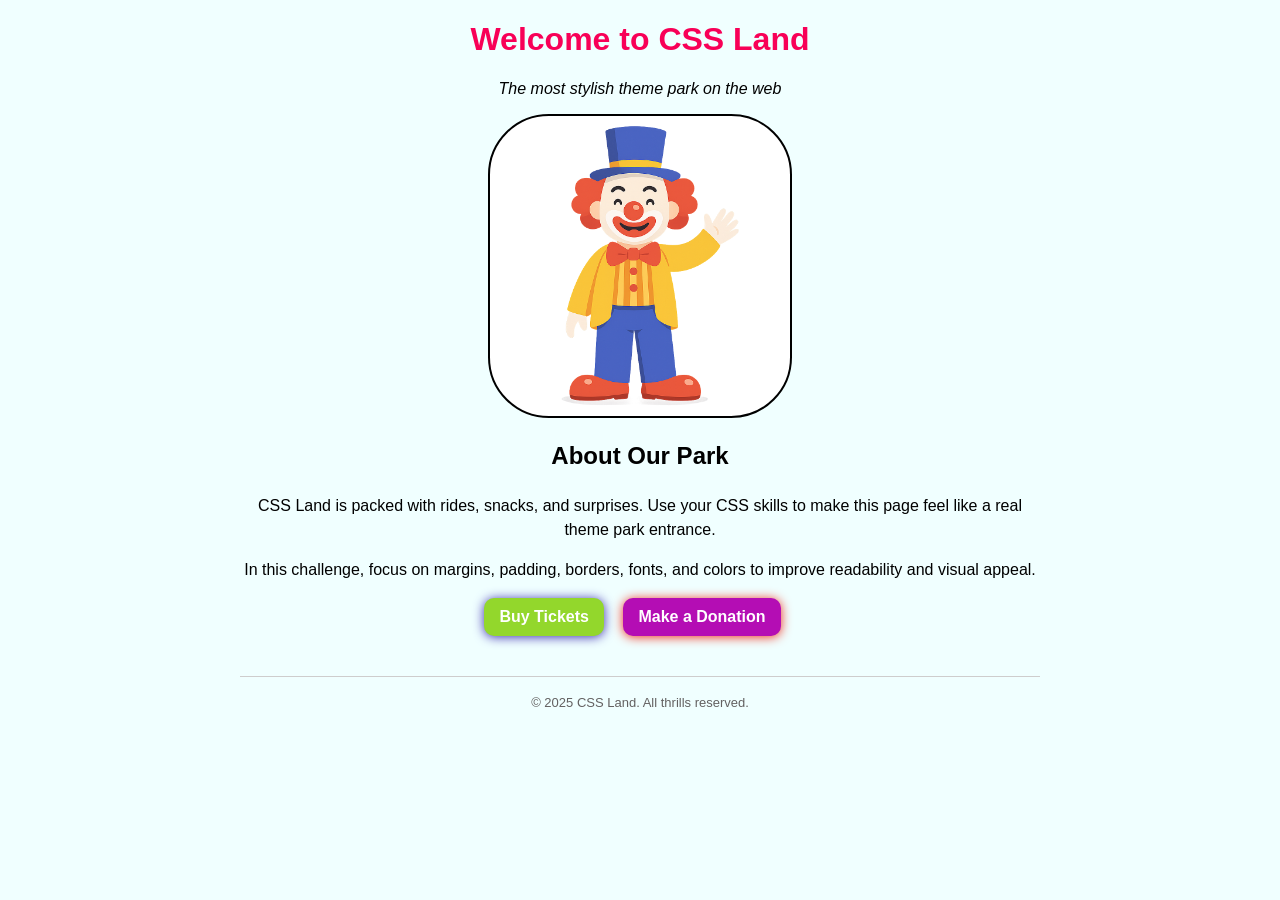
<file: Challenge1/c1home.html>
<!DOCTYPE html>
<html lang="en">
<head>
    <meta charset="UTF-8" />
    <meta name="viewport" content="width=device-width, initial-scale=1.0"/>
    <title>Challenge 1 - CSS Land - Welcome</title>
    <link rel="stylesheet" href="styles.css"/>
</head>
<body>

    <!-- DO NOT MODIFY HTML
         YOU MAY ONLY EDIT styles.css
    -->

    <div class="container">

        <header class="site-header">
            <h1>Welcome to <span class="park-name">CSS Land</span></h1>
            <p class="tagline">The most stylish theme park on the web</p>
        </header>

        <main>
            <section class="hero">
                <div class="mascot-placeholder" aria-label="Mascot placeholder" role="img">
                    <img id="mascot-image" src="mascot.png">
                </div>
            </section>

            <section class="about">
                <h2>About Our Park</h2>
                <p>CSS Land is packed with rides, snacks, and surprises. Use your CSS skills to make this
                    page feel like a real theme park entrance.
                </p>
                <p>In this challenge, focus on margins, padding, borders, fonts, and colors to improve
                    readability and visual appeal.
                </p>
            </section>

            <section class="actions">
                <button class="buy-tickets">Buy Tickets</button>
                <button class="make-donation">Make a Donation</button>
            </section>
        </main>

        <footer class="site-footer">
            <p>© 2025 CSS Land. All thrills reserved.</p>
        </footer>

    </div>

</body>
</html>
</file>
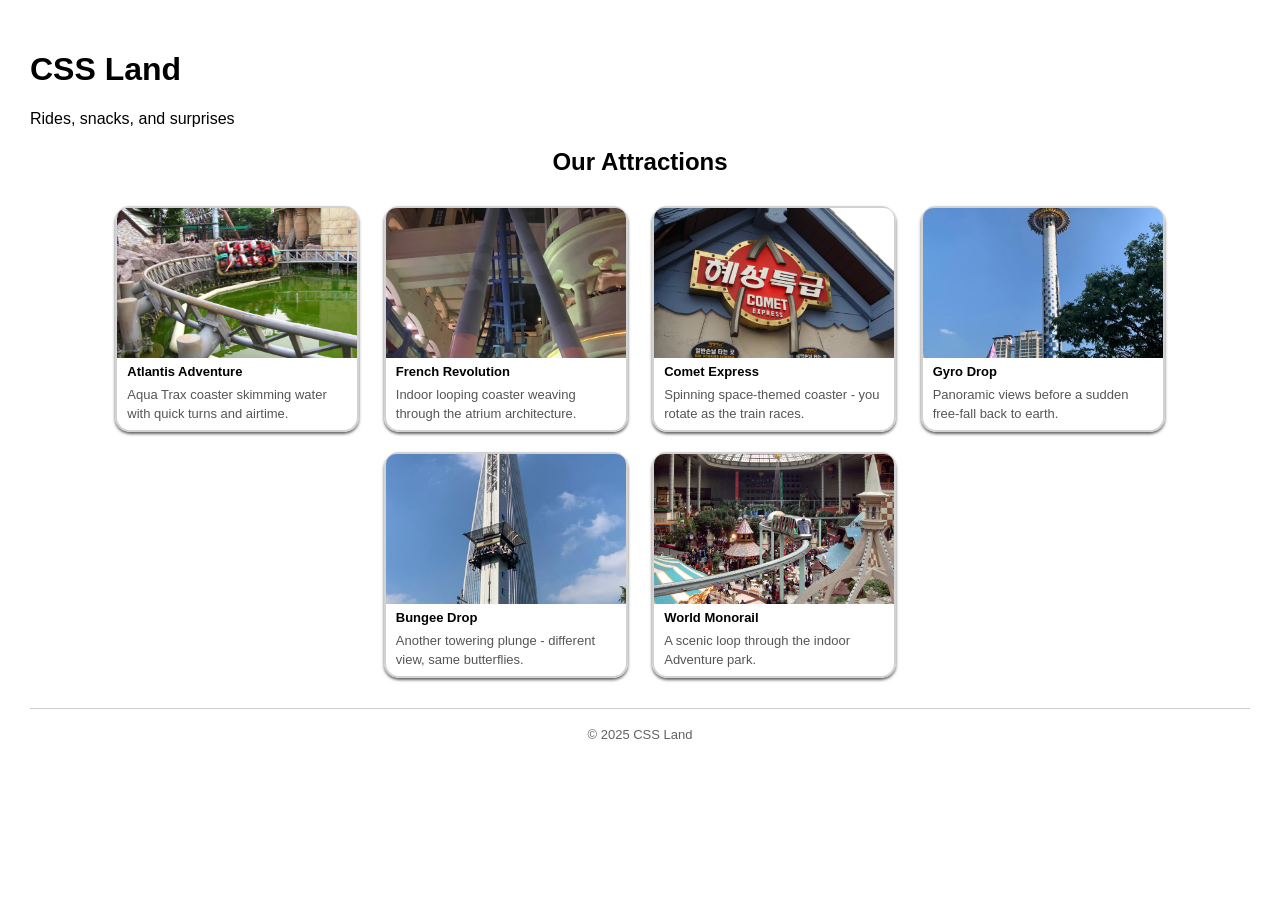
<file: Challenge2/home.html>
<!DOCTYPE html>
<html lang="en">
<head>
    <meta charset="UTF-8" />
    <meta name="viewport" content="width=device-width, initial-scale=1.0"/>
    <title>Challenge 2 - CSS Land - Attractions Gallery</title>
    <link rel="stylesheet" href="styles.css"/>
</head>
<body>

    <!-- DO NOT MODIFY home.html -->
    <!-- Add all styling in styles.css -->

    <div class="container">
        <header class="site-header">
            <h1>CSS Land</h1>
            <p class="tagline">Rides, snacks, and surprises</p>
        </header>

        <main>
            <section class="attractions">
                <h2>Our Attractions</h2>

                <div class="cards">
                    <article class="card">
                        <img src="images/atlantis.jpg" alt="Atlantis Adventure at Lotte World">
                        <h3>Atlantis Adventure</h3>
                        <p class="blurb">Aqua Trax coaster skimming water with quick turns and airtime.</p>
                    </article>

                    <article class="card">
                        <img src="images/french.jpg" alt="French Revolution indoor coaster">
                        <h3>French Revolution</h3>
                        <p class="blurb">Indoor looping coaster weaving through the atrium architecture.</p>
                    </article>

                    <article class="card">
                        <img src="images/comet.jpg" alt="Comet Express at Lotte World">
                        <h3>Comet Express</h3>
                        <p class="blurb">Spinning space-themed coaster - you rotate as the train races.</p>
                    </article>

                    <article class="card">
                        <img src="images/gyro.jpg" alt="Gyro Drop tower ride at Lotte World">
                        <h3>Gyro Drop</h3>
                        <p class="blurb">Panoramic views before a sudden free-fall back to earth.</p>
                    </article>

                    <article class="card">
                        <img src="images/bungee.jpg" alt="Bungee Drop at Lotte World">
                        <h3>Bungee Drop</h3>
                        <p class="blurb">Another towering plunge - different view, same butterflies.</p>
                    </article>

                    <article class="card">
                        <img src="images/monorail.jpg" alt="World Monorail at Lotte World Adventure">
                        <h3>World Monorail</h3>
                        <p class="blurb">A scenic loop through the indoor Adventure park.</p>
                    </article>
                </div>
            </section>
        </main>

        <footer class="site-footer">
            <p>© 2025 CSS Land</p>
        </footer>
    </div>

</body>
</html>
</file>
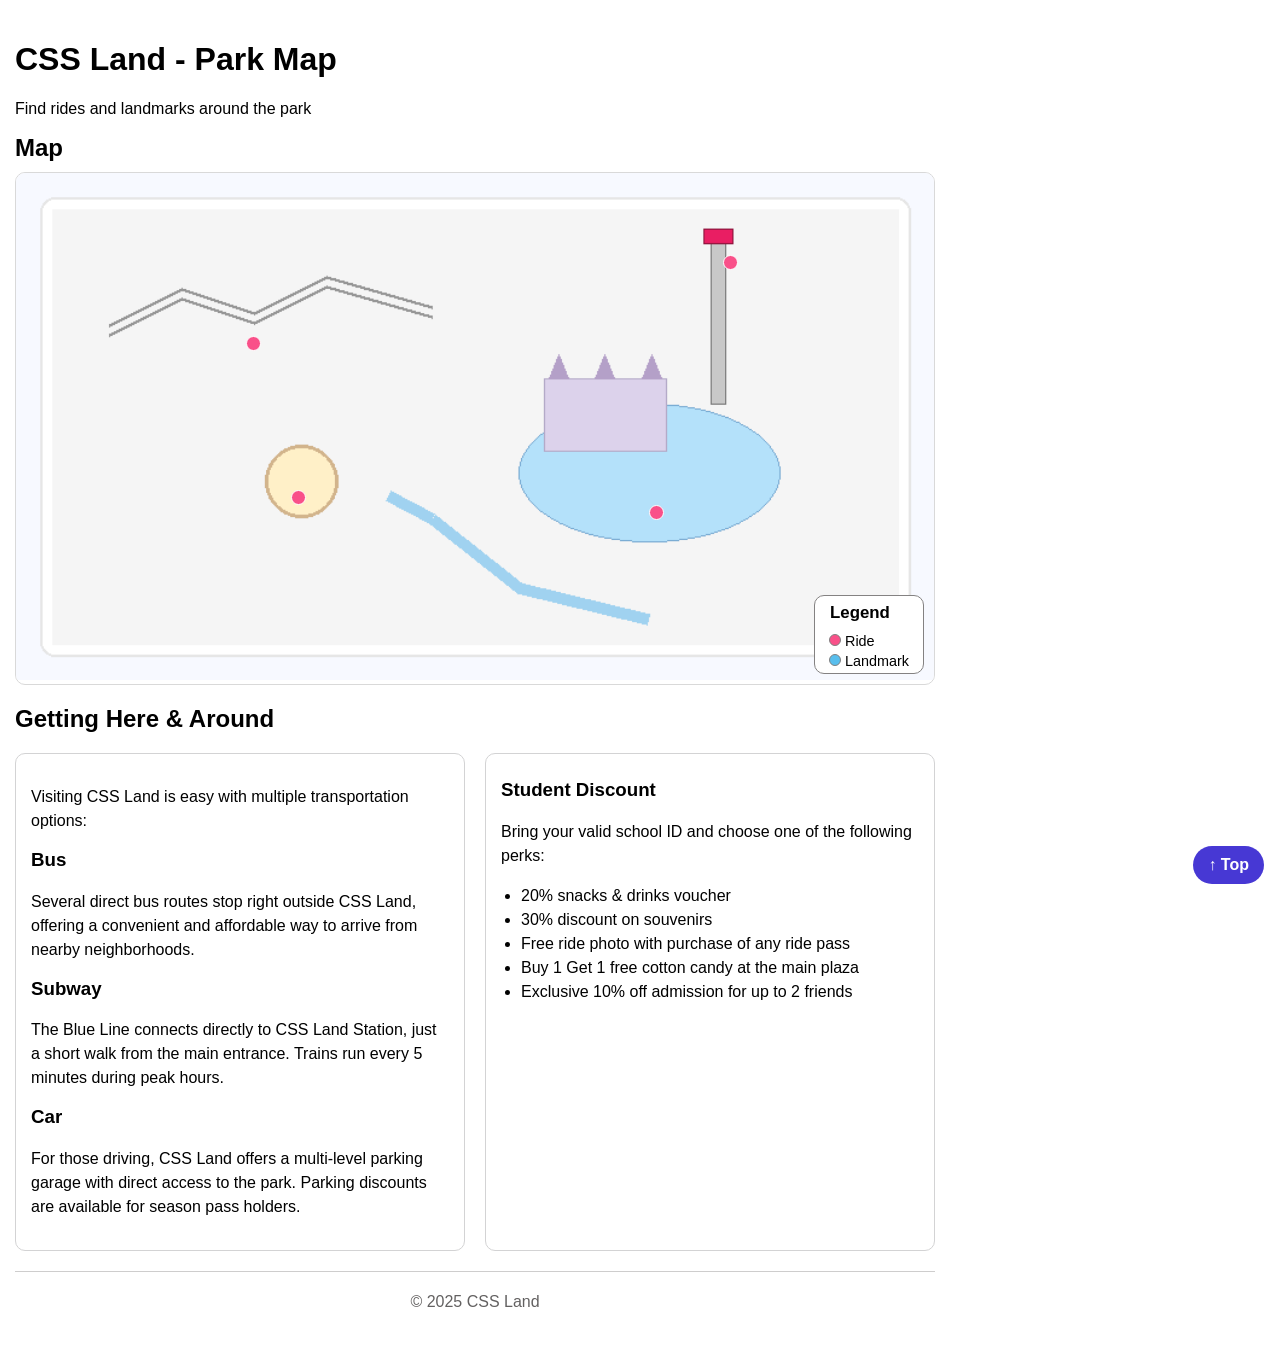
<file: Challenge3/home.html>
<!DOCTYPE html>
<html lang="en">
<head>
    <meta charset="UTF-8" />
    <meta name="viewport" content="width=device-width, initial-scale=1.0"/>
    <title>Challenge 3 - CSS Land - Park Map</title>
    <link rel="stylesheet" href="styles.css"/>
</head>
<body id="top">
    <!-- DO NOT MODIFY home.html -->
    <!-- Add all your styles in styles.css -->

    <div class="container">
        <header class="site-header">
            <h1>CSS Land - Park Map</h1>
            <p class="tagline">Find rides and landmarks around the park</p>
        </header>

        <main>
            <section class="map-section">
                <h2>Map</h2>

                <!-- Map wrapper: make this the positioning context -->
                <div class="map-wrapper">
                    <!-- Map image -->
                    <img class="park-map" src="map.png" alt="CSS Land Park Map">

                    <!-- Attraction markers (place precisely on the map) -->
                    <button class="marker" id="marker-atlantis" aria-label="Atlantis Adventure">
                        <span class="tooltip">Atlantis Adventure</span>
                    </button>

                    <button class="marker" id="marker-gyro" aria-label="Gyro Drop">
                        <span class="tooltip">Gyro Drop</span>
                    </button>

                    <button class="marker" id="marker-carousel" aria-label="Carousel Dreams">
                        <span class="tooltip">Carousel Dreams</span>
                    </button>

                    <button class="marker" id="marker-river" aria-label="River Rapids">
                        <span class="tooltip">River Rapids</span>
                    </button>

                    <!-- Legend box pinned to map corner -->
                    <aside class="legend">
                        <h3>Legend</h3>
                        <ul>
                            <li><span class="dot ride"></span> Ride</li>
                            <li><span class="dot landmark"></span> Landmark</li>
                        </ul>
                    </aside>
                </div>
            </section>

            <section class="transport">
                <h2>Getting Here & Around</h2>
                <div class="transport-columns">
                    <!-- Left column: Transportation info -->
                    <div class="transport-info">
                        <p>Visiting CSS Land is easy with multiple transportation options:</p>

                        <h3>Bus</h3>
                        <p>Several direct bus routes stop right outside CSS Land, offering a convenient and affordable way to arrive from nearby neighborhoods.</p>

                        <h3>Subway</h3>
                        <p>The Blue Line connects directly to CSS Land Station, just a short walk from the main entrance. Trains run every 5 minutes during peak hours.</p>

                        <h3>Car</h3>
                        <p>For those driving, CSS Land offers a multi-level parking garage with direct access to the park. Parking discounts are available for season pass holders.</p>
                    </div>

                    <!-- Right column: Student discount info -->
                    <div class="transport-discounts">
                        <h3>Student Discount</h3>
                        <p>Bring your valid school ID and choose one of the following perks:</p>
                        <ul>
                            <li>20% snacks & drinks voucher</li>
                            <li>30% discount on souvenirs</li>
                            <li>Free ride photo with purchase of any ride pass</li>
                            <li>Buy 1 Get 1 free cotton candy at the main plaza</li>
                            <li>Exclusive 10% off admission for up to 2 friends</li>
                        </ul>
                    </div>
                </div>
            </section>

        </main>

        <!-- Fixed Back to Top button -->
        <a href="#top" class="back-to-top" aria-label="Back to top">↑ Top</a>

        <footer class="site-footer">
            <p>© 2025 CSS Land</p>
        </footer>
    </div>
</body>
</html>
</file>
<file: Challenge1/styles.css>
/* styles.css - Challenge #1 (Skeleton) */
body {
    background-color:azure;
    font-family: Arial;
    margin: auto;
}

h1 {
    color: rgb(248, 0, 87);
    text-align: center;
    /* font-weight: bold; */
}

.tagline {
    text-align: center;
    font-style: italic;
}

.hero {
    display: flex;
    border: 2px solid black;
    border-radius: 20%;
    width: 300px;
    height: 300px;
    text-align: center;
    background-color: white;
    margin: auto;
    align-items: center;
    /* justify-content: center; */
}

#mascot-image {
    width: 300px;
    align-items: center;
}

.container {
    max-width: 800px;
    margin: auto;
}

.about {
    line-height: 1.5;
    text-align: center;
}

.buy-tickets {
    color: white;
    background-color: rgb(147, 215, 44);
    border-radius: 10px;
    padding: 10px 15px;
    border: none;
    font-weight: bold;
    font-size: medium;
    box-shadow: 0 1px 11px rgb(60, 44, 174);
    margin-right: 15px;
    margin-bottom: 20px;
}

.buy-tickets:hover {
    background-color: #11b02c;
    transform: translateY(-1px);
    cursor: pointer;
}

.make-donation {
    color: white;
    background-color: rgb(180, 13, 180);
    border-radius: 10px;
    padding: 10px 15px;
    border: none;
    font-weight: bold;
    font-size: medium;
    box-shadow: 0 1px 11px rgb(240, 46, 29);
    margin-right: 15px;
}

.make-donation:hover {
    background-color: rgb(135, 13, 135);
    transform: translateY(-1px);
    cursor: pointer;
}

.actions {
    text-align: center;
}

.site-footer {
    text-align: center;
    color: rgb(99, 97, 97);
    font-size: small;
    padding-top: 5px;
    margin-top: 20px;
    border-top: 1px solid #cecdcd;
}
</file>
<file: Challenge2/styles.css>
/* styles.css - Challenge #2 (Skeleton: Rides Gallery) */


/* 0) Base page */
body {
    font-family: Arial, Helvetica, sans-serif;
    color: black;
    margin: auto;
}

/* 1) Container */

.container {
    margin: auto;
    padding: 30px;
}

/* 2) Section heading */

.attractions h2 {
    font-size: x-large;
    text-align: center;
     /* margin: 8px 0 16px 0; */
}

/* 3) Cards wrapper (center all cards horizontally) */

.cards {
    text-align: center;
}

/* 4) Card (size, spacing, border, rounded corners) */

.card {
    text-align: left;
    width: 240px; 
    margin: 10px;
    vertical-align: top;
    border: 2px solid #d3d2d2;
    border-radius: 15px;
    box-shadow: 0 2px 3px rgb(101, 100, 100);
    display: inline-block;
}

/* 5) Card text (h3 title, paragraph blurb) */

.card h3 {
    font-size: small;
    font-weight: 900;
    margin: 6px 10px
    /* margin: 6px 10px 2px 10px; */
}

.card .blurb {
    font-size: small;
    color: #555555;
    line-height: 1.5;
    margin: 6px 10px
    /* margin: 0 12px 14px 12px; */
}

/* 6) Card image (fit within card, centered) */

.card img {
    width: 100%;
    height: 150px;
    border-top-left-radius: 10px;
    border-top-right-radius: 10px;
    display: block;
    object-fit: cover;
}

/* 7) Hover state: change border to green, then make it wigglew */

@keyframes wiggle {
  0%   { transform: rotate(0deg); }
  20%  { transform: rotate(-3deg); }
  40%  { transform: rotate(3deg); }
  60%  { transform: rotate(-2deg); }
  80%  { transform: rotate(2deg); }
  100% { transform: rotate(0deg); }
}

.card:hover {
  border-color: red;
  animation: wiggle 0.4s ease;
}


/* 8) Footer */

.site-footer {
    text-align: center;
    color: rgb(99, 97, 97);
    font-size: small;
    padding-top: 5px;
    margin-top: 20px;
    border-top: 1px solid #cecdcd;
}
</file>
<file: Challenge3/styles.css>
/* styles.css - Challenge #3 (Skeleton: Park Map - Positioning) */


/* 0) Base page (font, background, text color, remove default margins) */

body {
   font-family:'Gill Sans', 'Gill Sans MT', Calibri, 'Trebuchet MS', sans-serif;
   background-color: white;
   color: black;
   margin: auto;
}

/* 1) Container (center, max-width, padding) */

.container {
   max-width: 920px;
   padding: 20px 15px;
}

/* 2) Map section heading (spacing, readability) */

.map-section h2 {
   margin: 5px 0 10px 0;
   font-size: x-large;
}

/* 3) Map wrapper
   - Make this the positioning context for absolute children (hint: relative).
   - Ensure it doesn't overflow horizontally.
*/

.map-wrapper {
   border: 1px solid #d9d9d9;
   border-radius: 10px;
   position: relative;
   overflow: hidden;
}

/* 4) Map image
   - Keep it responsive inside the container (full width of wrapper, auto height).
*/

.park-map {
   width: 100%;
   height: auto;
}

/* 5) Markers
   - Style as small circular buttons (size, color, border-radius).
   - Absolutely position them using top/left percentages so they sit over the map.
   - Center each marker over its coordinates (hint: translate).
   - Ensure markers appear ABOVE the map (z-index).
*/

.marker {
   width: 15px;
   height: 15px;
   background: #f95089;
   border: 1px solid white;
   border-radius: 50%;
   position: absolute;
}

#marker-atlantis { top: 32%; left: 25%; }
#marker-gyro     { top: 16%; left: 77%; }
#marker-carousel { top: 62%; left: 30%; }
#marker-river    { top: 65%; left: 69%; }

/* 6) Tooltips
   - Hidden by default; visible on hover of the marker.
   - Small label box above the marker (position absolute relative to marker).
   - Add a subtle background, border, and rounded corners.
   - Raise above map and marker with z-index.
*/

.marker .tooltip {
   background-color: black;
   color: white;
   border-radius: 10px;
   padding: 5px 10px;
   bottom: 120%;
   opacity: 0;
   position: absolute;
}

.marker:hover .tooltip {
   opacity: 1;
   transform: translateX(-50%) translateY(-1px);
}

/* 7) Legend box
   - Position absolute INSIDE the map wrapper, bottom-right corner.
   - Add background, padding, small rounded corners.
   - Keep text legible and compact.
*/

.legend {
   background-color: white;
   border: 1px solid rgb(132, 130, 130);
   border-radius: 10px;
   bottom: 10px;
   right: 10px;
   padding: 0px 10px;
   font-size: 90%;
   position: absolute;
}

.legend h3 {
   margin: 7px 0 10px 5px;
}

.legend ul {
   padding: 0;
   margin: auto;
   list-style: none;
}

.legend li {
   margin: 4px;
}

.legend .dot {
   width: 10px;
   height: 10px;
   border: 1px solid grey;
   border-radius: 50%;
   display: inline-block;
}

.legend .dot.ride { background: #f95089; }
.legend .dot.landmark { background: #58beed; }

/* 8) Fixed Back to Top button
   - Position fixed at bottom-right of viewport.
   - Visible at all times.
   - Style as a small pill button.
   - Keep above everything with z-index.
*/

.back-to-top {
   right: 16px;
   bottom: 16px;
   position: fixed;
   background-color: #4738d4;
   color: white;
   padding: 10px 15px;
   border-radius: 1000px;
   font-weight: bold;
   text-decoration: none;
}

.back-to-top:hover {
   transform: translateY(-2px);
   background: #170e99;
}

/* 9) Footer (muted, centered) */

.site-footer {
   text-align: center;
   color: rgb(99, 97, 97);
   font-size: medium;
   padding-top: 5px;
   margin-top: 20px;
   border-top: 1px solid #cecdcd;
}

/* 10) Getting Here & Around section styling  */

.transport-info, .transport-discounts {
   border: 1px solid rgb(211, 211, 212);
   border-radius: 10px;
   padding: 15px;
   flex: 1;
}

.transport-columns {
   display: flex;
   gap: 20px;
}

.transport ul {
    padding-left: 20px;
}

.transport h3 {
   margin-top: 10px;
}

.transport p, .transport ul {
   line-height: 1.5;
}
</file>
